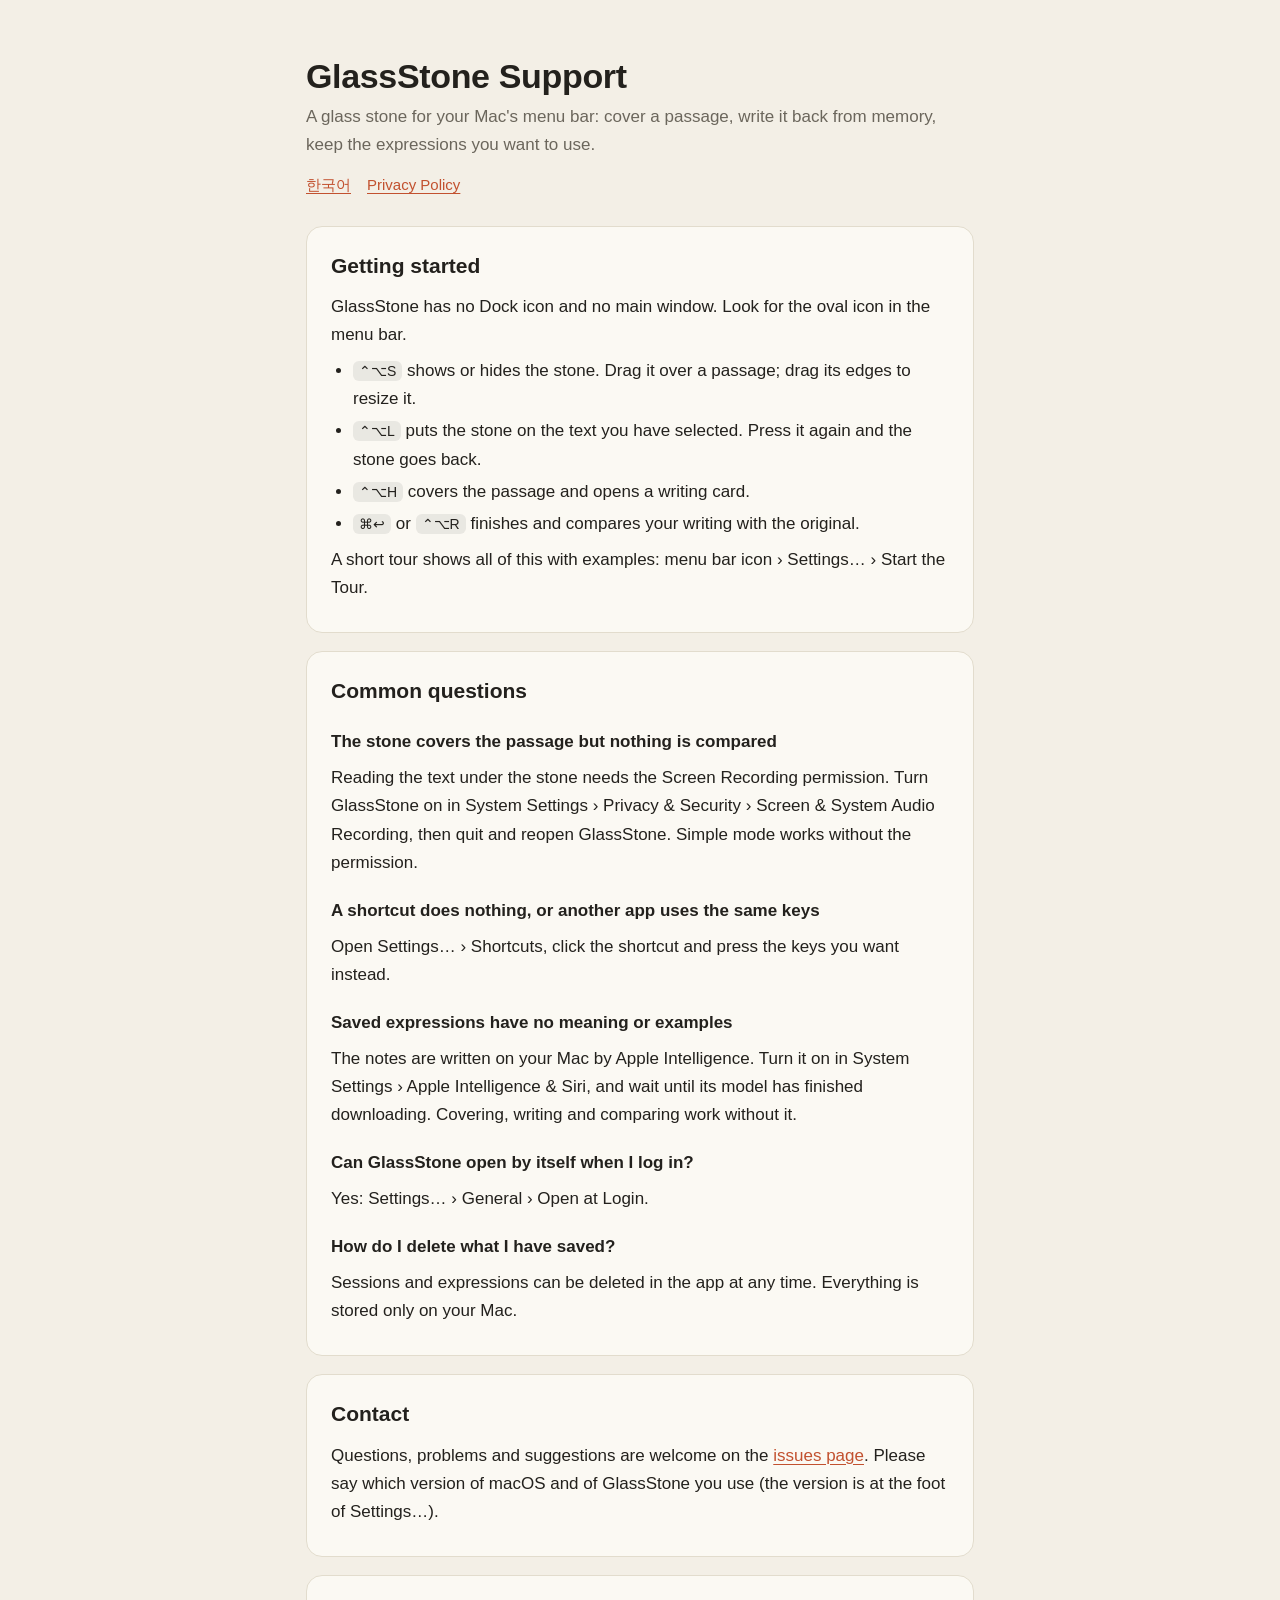
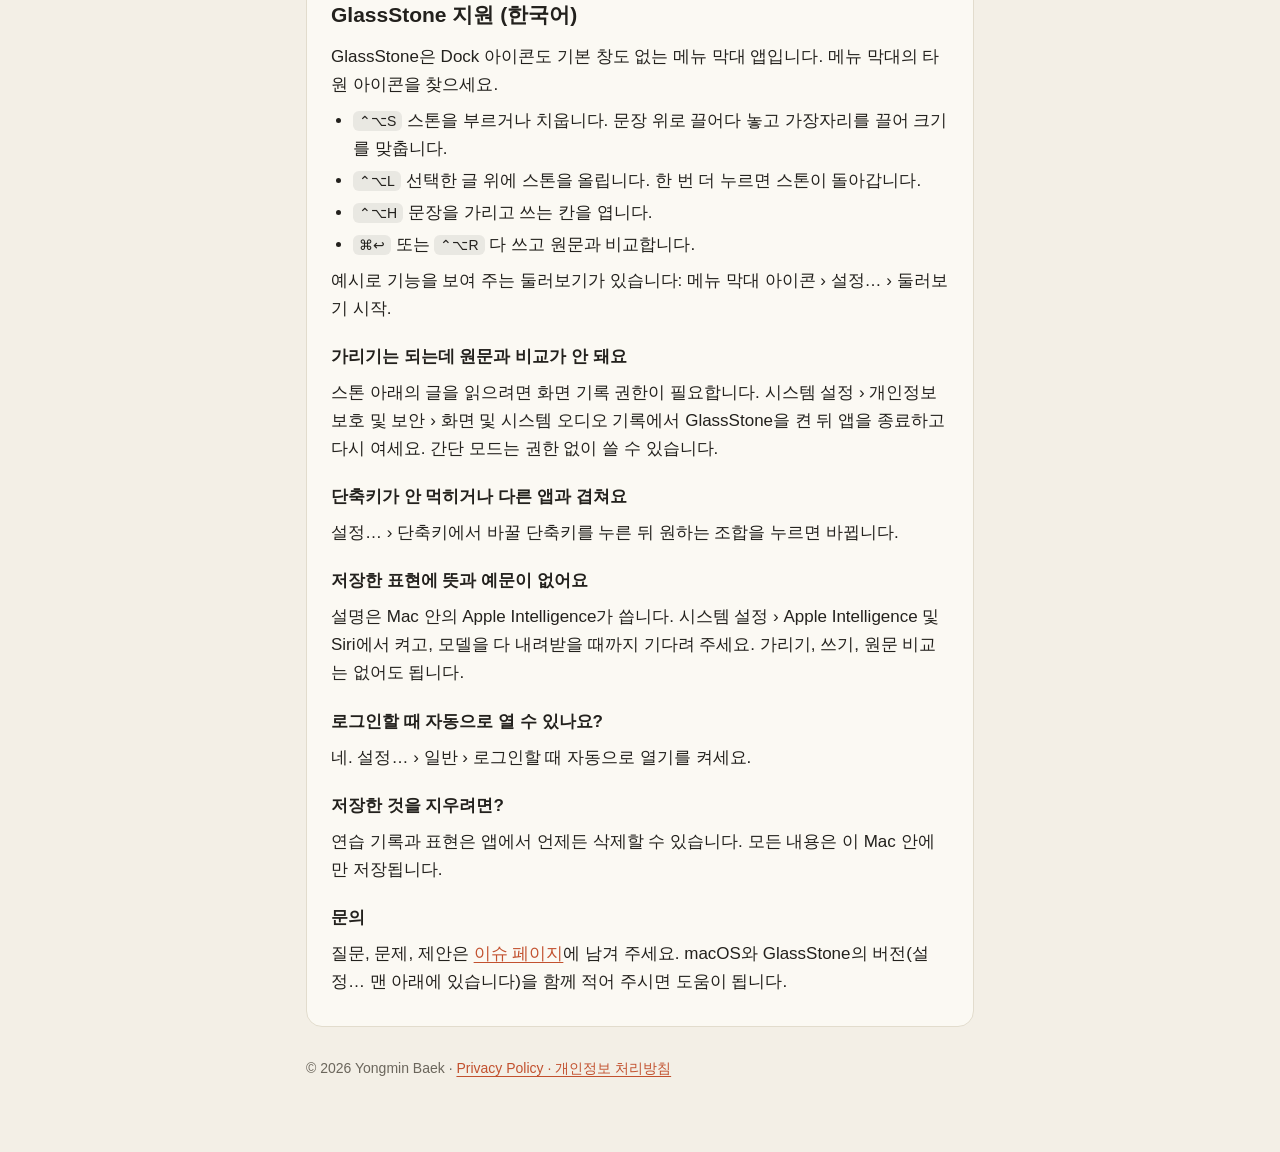
<file: index.html>
<!doctype html>
<html lang="en">
<head>
<meta charset="utf-8">
<meta name="viewport" content="width=device-width, initial-scale=1">
<title>GlassStone Support</title>
<meta name="description" content="Help for GlassStone, the Mac menu-bar app for writing passages back from memory.">
<link rel="stylesheet" href="style.css">
</head>
<body>
<main>
<header>
  <h1>GlassStone Support</h1>
  <p>A glass stone for your Mac's menu bar: cover a passage, write it back from memory, keep the expressions you want to use.</p>
  <nav><a href="#ko">한국어</a><a href="privacy.html">Privacy Policy</a></nav>
</header>

<section>
  <h2>Getting started</h2>
  <p>GlassStone has no Dock icon and no main window. Look for the oval icon in the menu bar.</p>
  <ul>
    <li><kbd>⌃⌥S</kbd> shows or hides the stone. Drag it over a passage; drag its edges to resize it.</li>
    <li><kbd>⌃⌥L</kbd> puts the stone on the text you have selected. Press it again and the stone goes back.</li>
    <li><kbd>⌃⌥H</kbd> covers the passage and opens a writing card.</li>
    <li><kbd>⌘↩</kbd> or <kbd>⌃⌥R</kbd> finishes and compares your writing with the original.</li>
  </ul>
  <p>A short tour shows all of this with examples: menu bar icon › Settings… › Start the Tour.</p>
</section>

<section>
  <h2>Common questions</h2>
  <h3>The stone covers the passage but nothing is compared</h3>
  <p>Reading the text under the stone needs the Screen Recording permission. Turn GlassStone on in System Settings › Privacy &amp; Security › Screen &amp; System Audio Recording, then quit and reopen GlassStone. Simple mode works without the permission.</p>
  <h3>A shortcut does nothing, or another app uses the same keys</h3>
  <p>Open Settings… › Shortcuts, click the shortcut and press the keys you want instead.</p>
  <h3>Saved expressions have no meaning or examples</h3>
  <p>The notes are written on your Mac by Apple Intelligence. Turn it on in System Settings › Apple Intelligence &amp; Siri, and wait until its model has finished downloading. Covering, writing and comparing work without it.</p>
  <h3>Can GlassStone open by itself when I log in?</h3>
  <p>Yes: Settings… › General › Open at Login.</p>
  <h3>How do I delete what I have saved?</h3>
  <p>Sessions and expressions can be deleted in the app at any time. Everything is stored only on your Mac.</p>
</section>

<section>
  <h2>Contact</h2>
  <p>Questions, problems and suggestions are welcome on the <a href="https://github.com/cozystorm/glassstone/issues">issues page</a>. Please say which version of macOS and of GlassStone you use (the version is at the foot of Settings…).</p>
</section>

<section id="ko" lang="ko">
  <h2>GlassStone 지원 (한국어)</h2>
  <p>GlassStone은 Dock 아이콘도 기본 창도 없는 메뉴 막대 앱입니다. 메뉴 막대의 타원 아이콘을 찾으세요.</p>
  <ul>
    <li><kbd>⌃⌥S</kbd> 스톤을 부르거나 치웁니다. 문장 위로 끌어다 놓고 가장자리를 끌어 크기를 맞춥니다.</li>
    <li><kbd>⌃⌥L</kbd> 선택한 글 위에 스톤을 올립니다. 한 번 더 누르면 스톤이 돌아갑니다.</li>
    <li><kbd>⌃⌥H</kbd> 문장을 가리고 쓰는 칸을 엽니다.</li>
    <li><kbd>⌘↩</kbd> 또는 <kbd>⌃⌥R</kbd> 다 쓰고 원문과 비교합니다.</li>
  </ul>
  <p>예시로 기능을 보여 주는 둘러보기가 있습니다: 메뉴 막대 아이콘 › 설정… › 둘러보기 시작.</p>
  <h3>가리기는 되는데 원문과 비교가 안 돼요</h3>
  <p>스톤 아래의 글을 읽으려면 화면 기록 권한이 필요합니다. 시스템 설정 › 개인정보 보호 및 보안 › 화면 및 시스템 오디오 기록에서 GlassStone을 켠 뒤 앱을 종료하고 다시 여세요. 간단 모드는 권한 없이 쓸 수 있습니다.</p>
  <h3>단축키가 안 먹히거나 다른 앱과 겹쳐요</h3>
  <p>설정… › 단축키에서 바꿀 단축키를 누른 뒤 원하는 조합을 누르면 바뀝니다.</p>
  <h3>저장한 표현에 뜻과 예문이 없어요</h3>
  <p>설명은 Mac 안의 Apple Intelligence가 씁니다. 시스템 설정 › Apple Intelligence 및 Siri에서 켜고, 모델을 다 내려받을 때까지 기다려 주세요. 가리기, 쓰기, 원문 비교는 없어도 됩니다.</p>
  <h3>로그인할 때 자동으로 열 수 있나요?</h3>
  <p>네. 설정… › 일반 › 로그인할 때 자동으로 열기를 켜세요.</p>
  <h3>저장한 것을 지우려면?</h3>
  <p>연습 기록과 표현은 앱에서 언제든 삭제할 수 있습니다. 모든 내용은 이 Mac 안에만 저장됩니다.</p>
  <h3>문의</h3>
  <p>질문, 문제, 제안은 <a href="https://github.com/cozystorm/glassstone/issues">이슈 페이지</a>에 남겨 주세요. macOS와 GlassStone의 버전(설정… 맨 아래에 있습니다)을 함께 적어 주시면 도움이 됩니다.</p>
</section>

<footer>© 2026 Yongmin Baek · <a href="privacy.html">Privacy Policy · 개인정보 처리방침</a></footer>
</main>
</body>
</html>
</file>
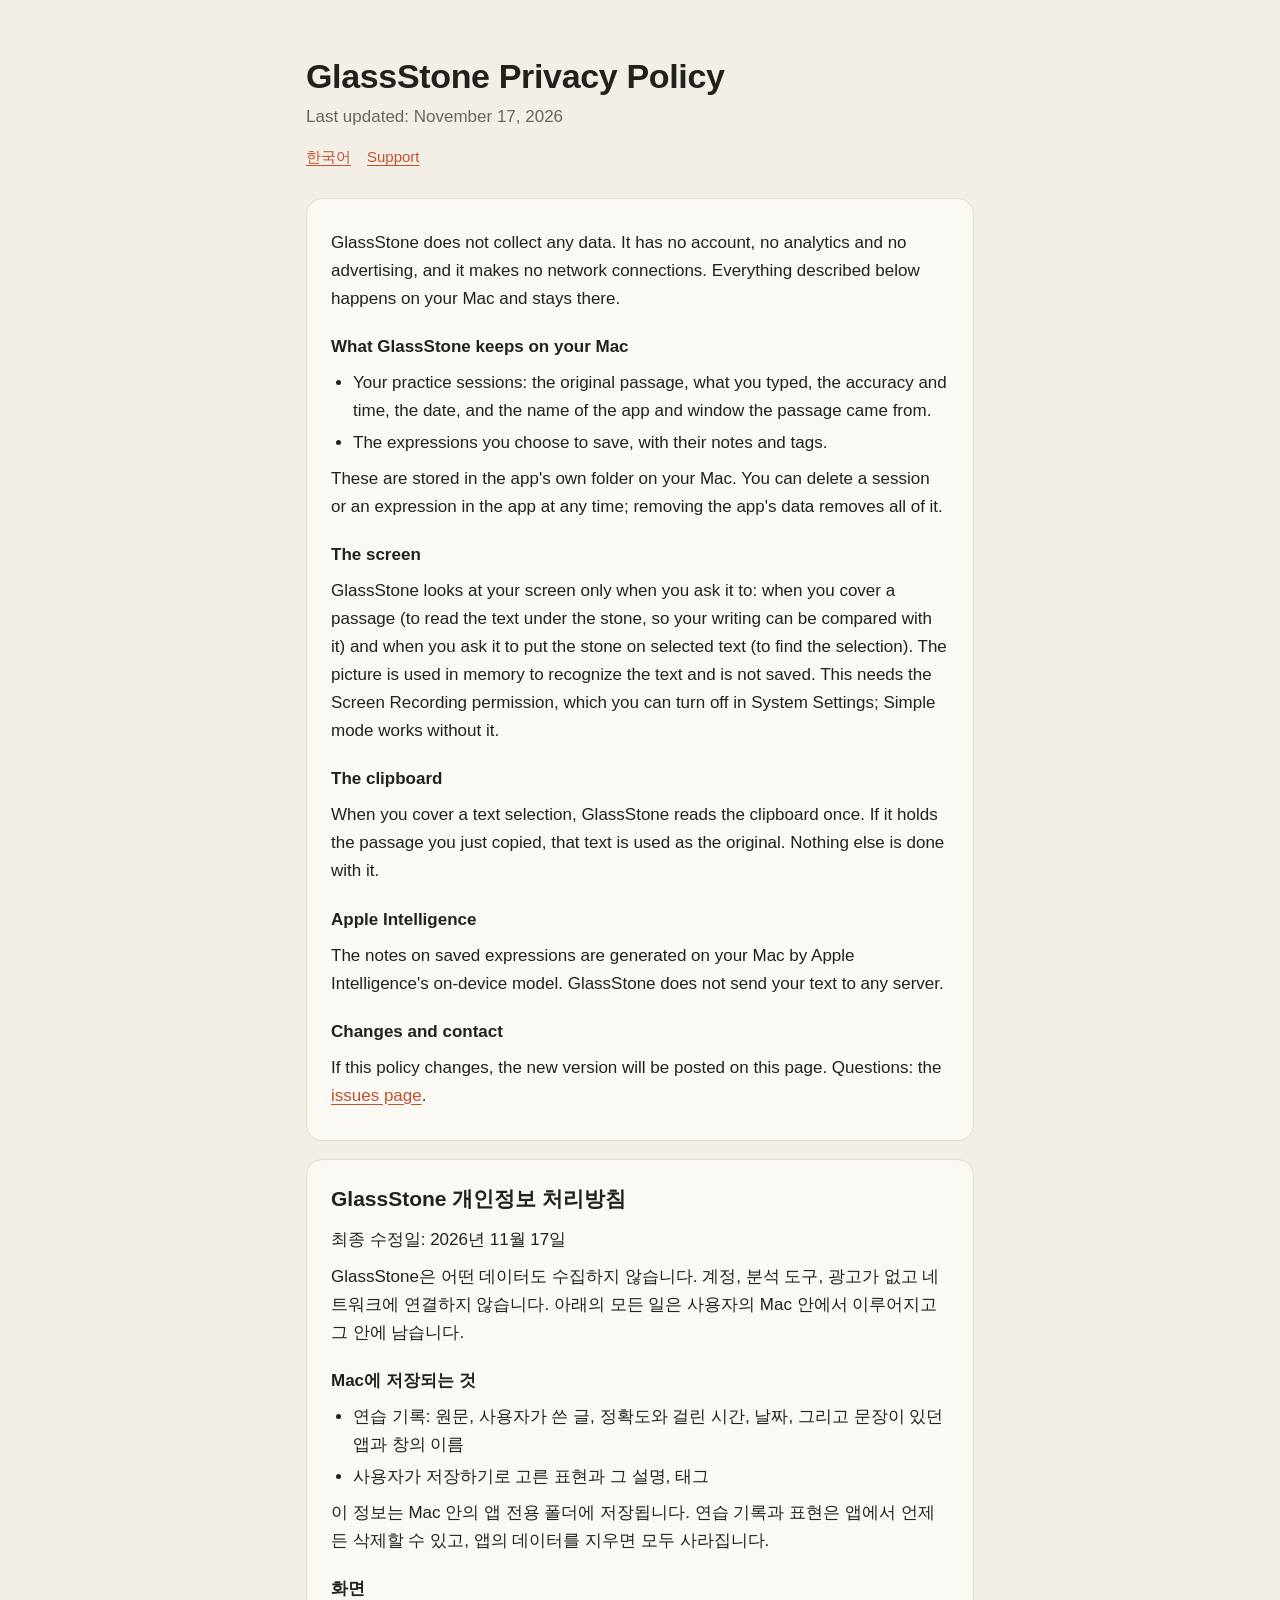
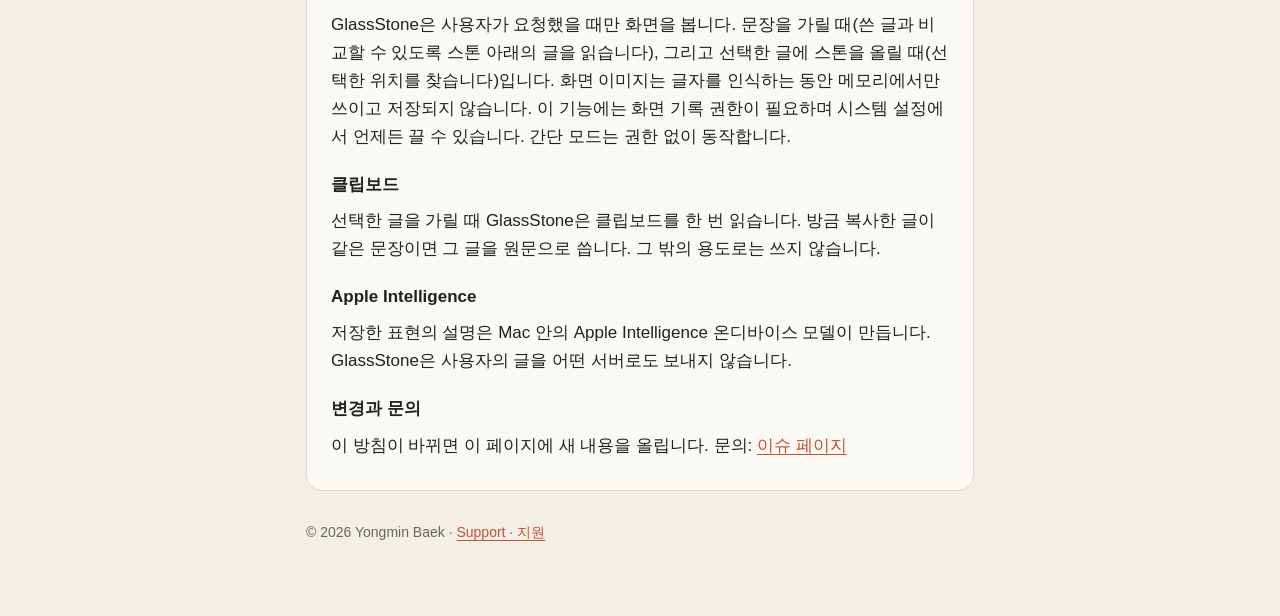
<file: privacy.html>
<!doctype html>
<html lang="en">
<head>
<meta charset="utf-8">
<meta name="viewport" content="width=device-width, initial-scale=1">
<title>GlassStone Privacy Policy</title>
<meta name="description" content="GlassStone does not collect any data. Everything stays on your Mac.">
<link rel="stylesheet" href="style.css">
</head>
<body>
<main>
<header>
  <h1>GlassStone Privacy Policy</h1>
  <p>Last updated: November 17, 2026</p>
  <nav><a href="#ko">한국어</a><a href="./">Support</a></nav>
</header>

<section>
  <p>GlassStone does not collect any data. It has no account, no analytics and no advertising, and it makes no network connections. Everything described below happens on your Mac and stays there.</p>

  <h3>What GlassStone keeps on your Mac</h3>
  <ul>
    <li>Your practice sessions: the original passage, what you typed, the accuracy and time, the date, and the name of the app and window the passage came from.</li>
    <li>The expressions you choose to save, with their notes and tags.</li>
  </ul>
  <p>These are stored in the app's own folder on your Mac. You can delete a session or an expression in the app at any time; removing the app's data removes all of it.</p>

  <h3>The screen</h3>
  <p>GlassStone looks at your screen only when you ask it to: when you cover a passage (to read the text under the stone, so your writing can be compared with it) and when you ask it to put the stone on selected text (to find the selection). The picture is used in memory to recognize the text and is not saved. This needs the Screen Recording permission, which you can turn off in System Settings; Simple mode works without it.</p>

  <h3>The clipboard</h3>
  <p>When you cover a text selection, GlassStone reads the clipboard once. If it holds the passage you just copied, that text is used as the original. Nothing else is done with it.</p>

  <h3>Apple Intelligence</h3>
  <p>The notes on saved expressions are generated on your Mac by Apple Intelligence's on-device model. GlassStone does not send your text to any server.</p>

  <h3>Changes and contact</h3>
  <p>If this policy changes, the new version will be posted on this page. Questions: the <a href="https://github.com/cozystorm/glassstone/issues">issues page</a>.</p>
</section>

<section id="ko" lang="ko">
  <h2>GlassStone 개인정보 처리방침</h2>
  <p>최종 수정일: 2026년 11월 17일</p>
  <p>GlassStone은 어떤 데이터도 수집하지 않습니다. 계정, 분석 도구, 광고가 없고 네트워크에 연결하지 않습니다. 아래의 모든 일은 사용자의 Mac 안에서 이루어지고 그 안에 남습니다.</p>

  <h3>Mac에 저장되는 것</h3>
  <ul>
    <li>연습 기록: 원문, 사용자가 쓴 글, 정확도와 걸린 시간, 날짜, 그리고 문장이 있던 앱과 창의 이름</li>
    <li>사용자가 저장하기로 고른 표현과 그 설명, 태그</li>
  </ul>
  <p>이 정보는 Mac 안의 앱 전용 폴더에 저장됩니다. 연습 기록과 표현은 앱에서 언제든 삭제할 수 있고, 앱의 데이터를 지우면 모두 사라집니다.</p>

  <h3>화면</h3>
  <p>GlassStone은 사용자가 요청했을 때만 화면을 봅니다. 문장을 가릴 때(쓴 글과 비교할 수 있도록 스톤 아래의 글을 읽습니다), 그리고 선택한 글에 스톤을 올릴 때(선택한 위치를 찾습니다)입니다. 화면 이미지는 글자를 인식하는 동안 메모리에서만 쓰이고 저장되지 않습니다. 이 기능에는 화면 기록 권한이 필요하며 시스템 설정에서 언제든 끌 수 있습니다. 간단 모드는 권한 없이 동작합니다.</p>

  <h3>클립보드</h3>
  <p>선택한 글을 가릴 때 GlassStone은 클립보드를 한 번 읽습니다. 방금 복사한 글이 같은 문장이면 그 글을 원문으로 씁니다. 그 밖의 용도로는 쓰지 않습니다.</p>

  <h3>Apple Intelligence</h3>
  <p>저장한 표현의 설명은 Mac 안의 Apple Intelligence 온디바이스 모델이 만듭니다. GlassStone은 사용자의 글을 어떤 서버로도 보내지 않습니다.</p>

  <h3>변경과 문의</h3>
  <p>이 방침이 바뀌면 이 페이지에 새 내용을 올립니다. 문의: <a href="https://github.com/cozystorm/glassstone/issues">이슈 페이지</a></p>
</section>

<footer>© 2026 Yongmin Baek · <a href="./">Support · 지원</a></footer>
</main>
</body>
</html>
</file>
<file: style.css>
:root {
  --desk: #f3efe6;
  --paper: #fbf9f3;
  --ink: #23211d;
  --soft: #6b665c;
  --rule: #e2dccd;
  --accent: #c2512f;
}
@media (prefers-color-scheme: dark) {
  :root {
    --desk: #1b1a17;
    --paper: #24221e;
    --ink: #ece7db;
    --soft: #a39d90;
    --rule: #38352e;
    --accent: #e58a69;
  }
}
* { box-sizing: border-box; }
html { -webkit-text-size-adjust: 100%; }
body {
  margin: 0;
  background: var(--desk);
  color: var(--ink);
  font: 17px/1.65 -apple-system, BlinkMacSystemFont, "Apple SD Gothic Neo", "Segoe UI", sans-serif;
}
main { max-width: 700px; margin: 0 auto; padding: 56px 16px 72px; }
header { margin-bottom: 28px; }
h1 { font-size: 34px; line-height: 1.2; margin: 0 0 6px; letter-spacing: -0.01em; }
header p { margin: 0; color: var(--soft); }
nav { margin-top: 14px; font-size: 15px; }
nav a { margin-right: 16px; }
section {
  background: var(--paper);
  border: 1px solid var(--rule);
  border-radius: 16px;
  padding: 22px 24px;
  margin: 18px 0;
}
h2 { font-size: 21px; margin: 0 0 10px; }
h3 { font-size: 17px; margin: 20px 0 4px; }
p { margin: 8px 0; }
ul { margin: 8px 0; padding-left: 22px; }
li { margin: 4px 0; }
a { color: var(--accent); text-underline-offset: 3px; }
kbd {
  font: 500 14px/1 ui-rounded, -apple-system, sans-serif;
  padding: 2px 6px;
  border-radius: 6px;
  background: color-mix(in srgb, var(--ink) 8%, transparent);
  white-space: nowrap;
}
footer { margin-top: 30px; font-size: 14px; color: var(--soft); }
</file>
